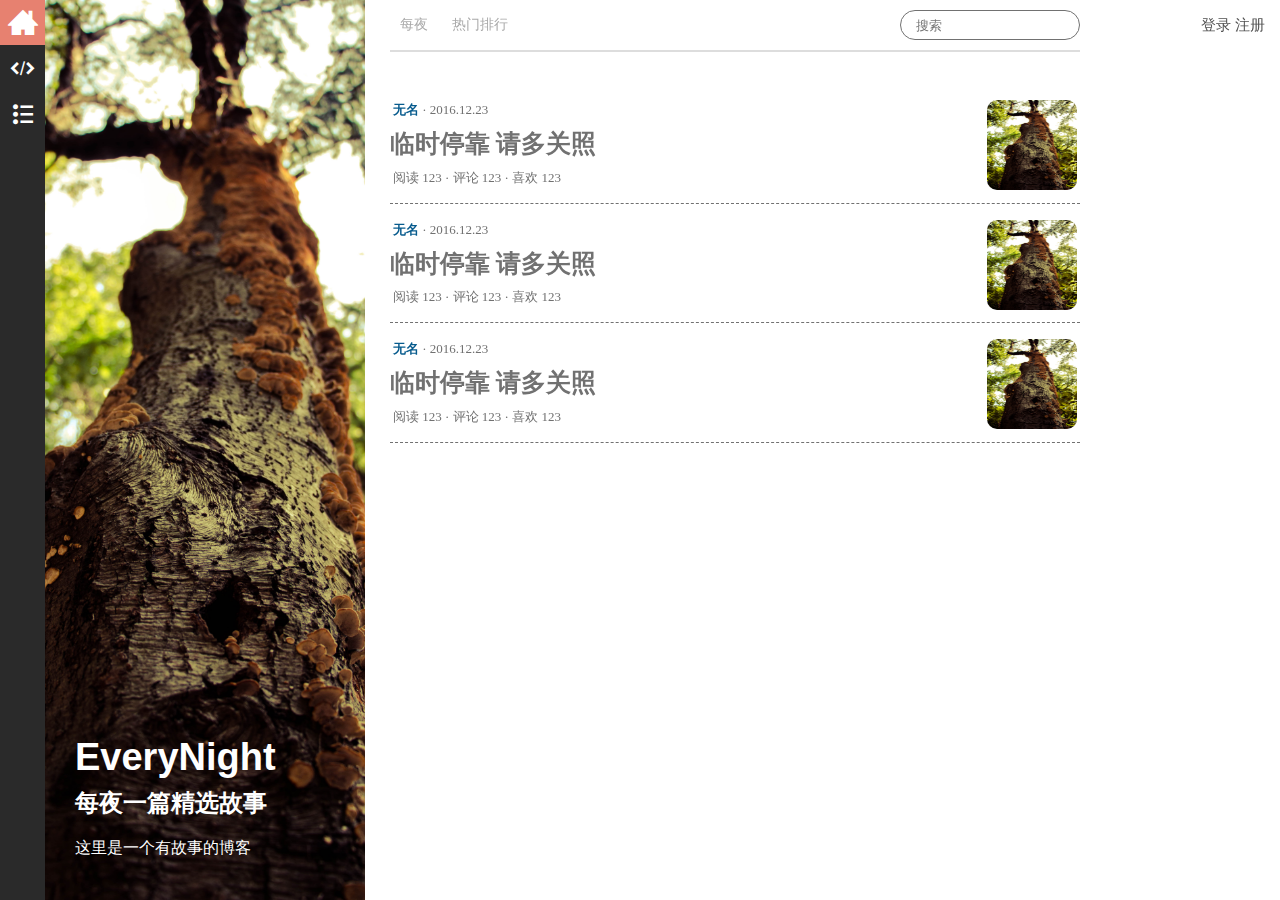
<file: index.html>
<!DOCTYPE html>
<html lang="en">
<head>
	<meta charset="UTF-8">
	<title>EveryNight</title>
	<link rel="stylesheet" href="css\index.css">
</head>
<body>
	<div class="wrap" >
		<div class="sidebar">
			<div class="sidebar-menu">
				<a href="#" class="sidebar-item sidebar-item-home">
					<span class="sidebar-btn"></span>
				</a>
				<a href="#" class="sidebar-item sidebar-item-demo">
					<span class="sidebar-btn"></span>
				</a>
				<a href="#" class="sidebar-item sidebar-item-list">
					<span class="sidebar-btn"></span>
				</a>
			</div>
			<div class="sidebar-set">
				<a href="#" class="sidebar-item ">
					<span class="sidebar-btn"></span>
				</a>
			</div>
		</div>
		<div class="navbar">
			<div class="navbar-user">
				<a href="" class="login-btn">登录</a>
				<a href="" class="login-btn">注册</a>
			</div>
		</div>
		<div class="content">
			<div class="box-left">
				<div class="box-title">
					<h1>EveryNight</h1>
					<h3>每夜一篇精选故事</h3>
					<p>这里是一个有故事的博客</p>
				</div>
			</div>
			<div class="content-main">
				<div class="content-search">
					<a href="" class="search-item">每夜</a>
					<a href="" class="search-item">热门排行</a>
					<input type="search" placeholder="搜索" class="search-btn">
					<hr/>
				</div>
				<div class="content-hot"></div>
				<div class="content-list">
					<div class="list-item">
						<a href="#"><img src=".\res\bg.jpg" alt=""></a>
						<p class="list-item-top">
							<a href="#">无名</a>
							<span> · </span>
							<span>2016.12.23</span>
						</p>
						<h4 class="list-item-title">
							<a href="#">临时停靠 请多关照</a>
						</h4>
						<div class="list-item-bottom">
							<span>阅读 123</span>
							<span>·</span>
							<a href="#">评论 123</a>
							<span>·</span>
							<span>喜欢 123</span>
						</div>
						<hr/>
					</div>
					<div class="list-item">
						<a href="#"><img src=".\res\bg.jpg" alt=""></a>
						<p class="list-item-top">
							<a href="#">无名</a>
							<span> · </span>
							<span>2016.12.23</span>
						</p>
						<h4 class="list-item-title">
							<a href="#">临时停靠 请多关照</a>
						</h4>
						<div class="list-item-bottom">
							<span>阅读 123</span>
							<span>·</span>
							<a href="#">评论 123</a>
							<span>·</span>
							<span>喜欢 123</span>
						</div>
						<hr/>
					</div>
					<div class="list-item">
						<a href="#"><img src=".\res\bg.jpg" alt=""></a>
						<p class="list-item-top">
							<a href="#">无名</a>
							<span> · </span>
							<span>2016.12.23</span>
						</p>
						<h4 class="list-item-title">
							<a href="#">临时停靠 请多关照</a>
						</h4>
						<div class="list-item-bottom">
							<span>阅读 123</span>
							<span>·</span>
							<a href="#">评论 123</a>
							<span>·</span>
							<span>喜欢 123</span>
						</div>
						<hr/>
					</div>
				</div>
			</div>
		</div>
		<div class="footer"></div>
	</div>
</body>
</html>
</file>
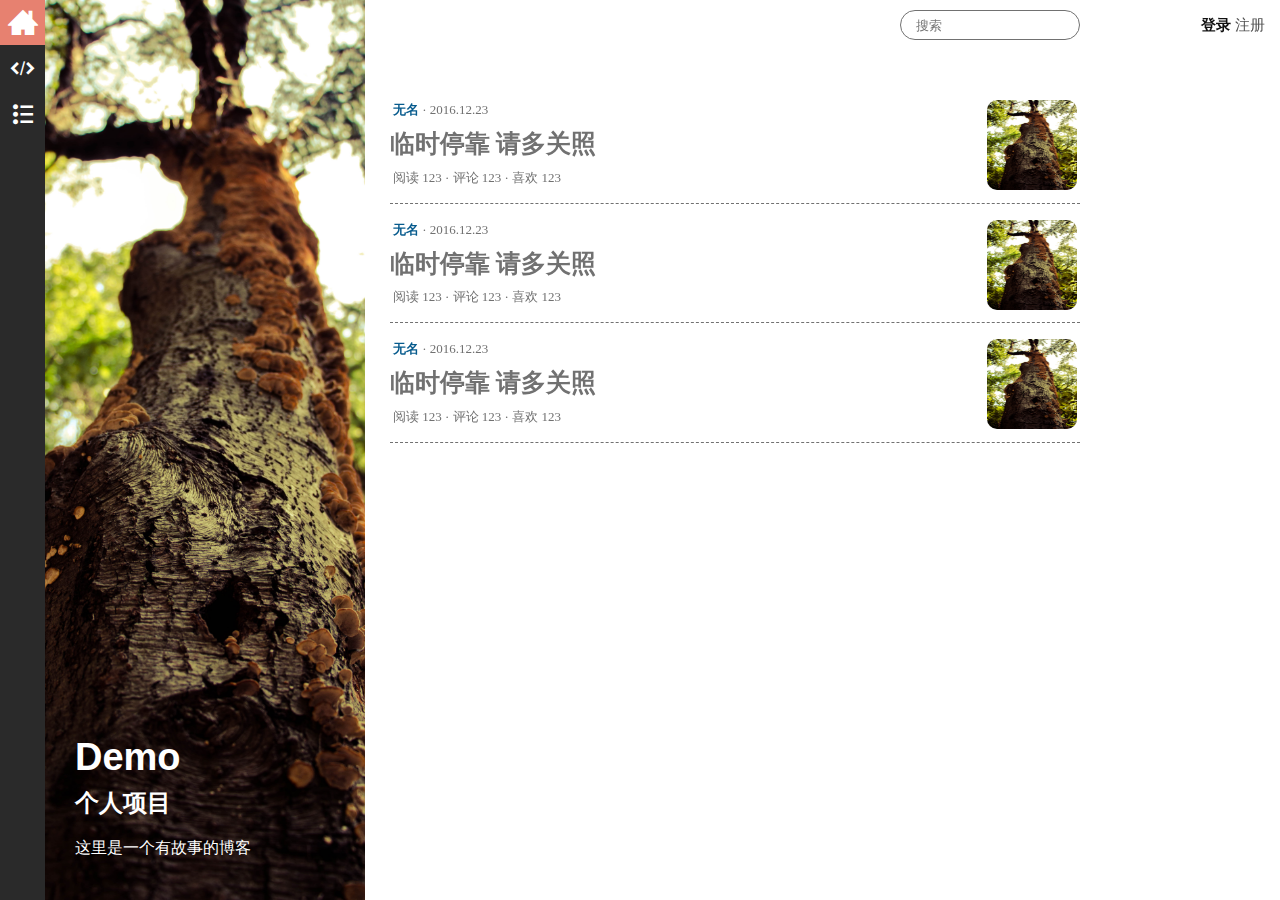
<file: page/demo.html>
<!DOCTYPE html>
<html lang="en">
<head>
	<meta charset="UTF-8">
	<title>EveryNight - demo</title>
	<link rel="stylesheet" href="..\css\index.css">
</head>
<body>
	<div class="wrap" >
		<div class="sidebar">
			<div class="sidebar-menu">
				<a href="#" class="sidebar-item sidebar-item-home">
					<span class="sidebar-btn"></span>
				</a>
				<a href="#" class="sidebar-item sidebar-item-demo">
					<span class="sidebar-btn"></span>
				</a>
				<a href="#" class="sidebar-item sidebar-item-list">
					<span class="sidebar-btn"></span>
				</a>
			</div>
			<div class="sidebar-set">
				<a href="#" class="sidebar-item ">
					<span class="sidebar-btn"></span>
				</a>
			</div>
		</div>
		<div class="navbar">
			<div class="navbar-user">
				<a href="" class="login-btn active">登录</a>
				<a href="" class="login-btn">注册</a>
			</div>
		</div>
		<div class="content">
			<div class="box-left">
				<div class="box-title">
					<h1>Demo</h1>
					<h3>个人项目</h3>
					<p>这里是一个有故事的博客</p>
				</div>
			</div>
			<div class="content-main">
				<div class="content-search">
					<input type="search" placeholder="搜索" class="search-btn">
					<hr/>
				</div>
				<div class="content-hot"></div>
				<div class="content-list">
					<div class="list-item">
						<a href="#"><img src="..\res\bg.jpg" alt=""></a>
						<p class="list-item-top">
							<a href="#">无名</a>
							<span> · </span>
							<span>2016.12.23</span>
						</p>
						<h4 class="list-item-title">
							<a href="#">临时停靠 请多关照</a>
						</h4>
						<div class="list-item-bottom">
							<span>阅读 123</span>
							<span>·</span>
							<a href="#">评论 123</a>
							<span>·</span>
							<span>喜欢 123</span>
						</div>
						<hr/>
					</div>
					<div class="list-item">
						<a href="#"><img src="..\res\bg.jpg" alt=""></a>
						<p class="list-item-top">
							<a href="#">无名</a>
							<span> · </span>
							<span>2016.12.23</span>
						</p>
						<h4 class="list-item-title">
							<a href="#">临时停靠 请多关照</a>
						</h4>
						<div class="list-item-bottom">
							<span>阅读 123</span>
							<span>·</span>
							<a href="#">评论 123</a>
							<span>·</span>
							<span>喜欢 123</span>
						</div>
						<hr/>
					</div>
					<div class="list-item">
						<a href="#"><img src="..\res\bg.jpg" alt=""></a>
						<p class="list-item-top">
							<a href="#">无名</a>
							<span> · </span>
							<span>2016.12.23</span>
						</p>
						<h4 class="list-item-title">
							<a href="#">临时停靠 请多关照</a>
						</h4>
						<div class="list-item-bottom">
							<span>阅读 123</span>
							<span>·</span>
							<a href="#">评论 123</a>
							<span>·</span>
							<span>喜欢 123</span>
						</div>
						<hr/>
					</div>
				</div>
			</div>
		</div>
		<div class="footer"></div>
	</div>
</body>
</html>
</file>
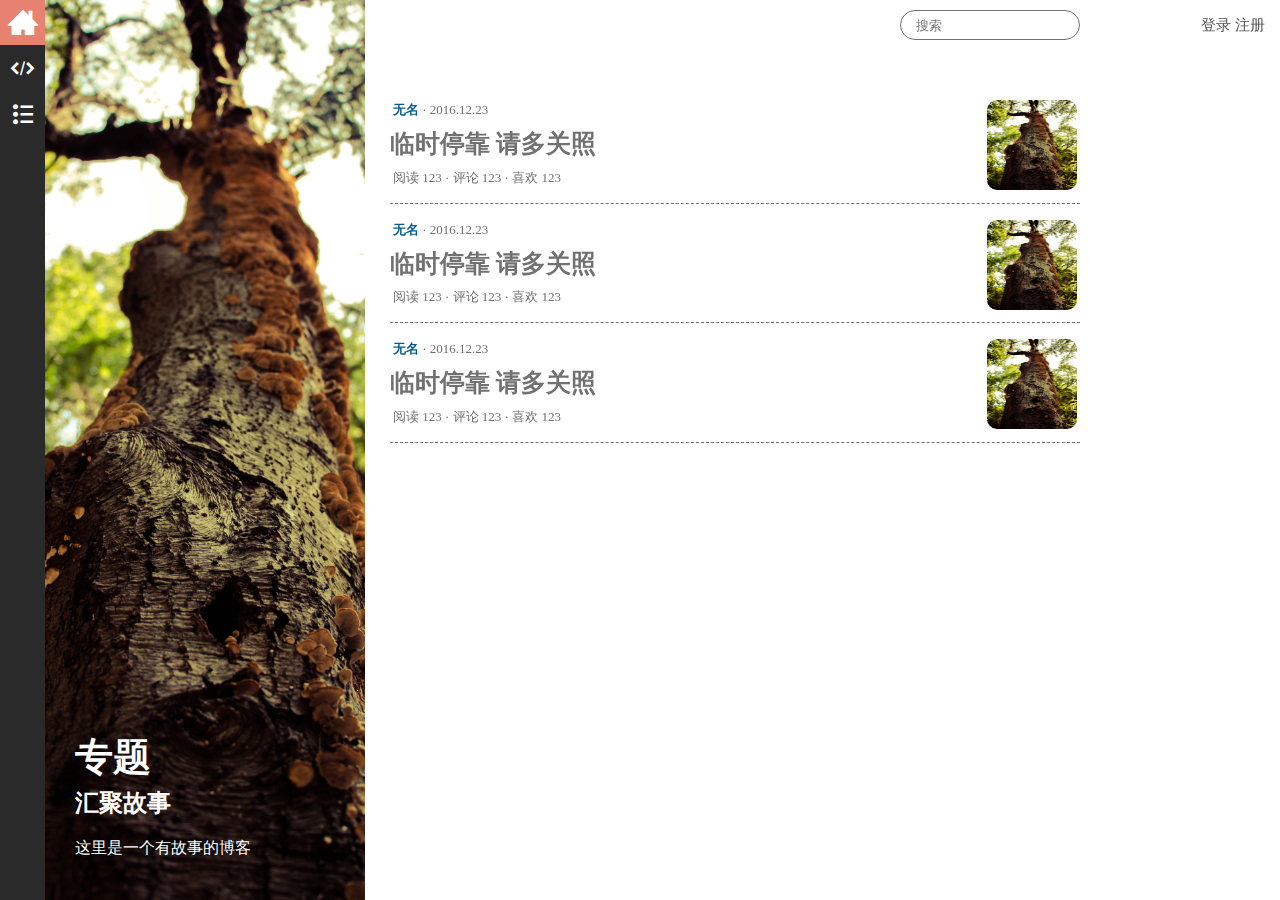
<file: page/list.html>
<!DOCTYPE html>
<html lang="en">
<head>
	<meta charset="UTF-8">
	<title>EveryNight - demo</title>
	<link rel="stylesheet" href="..\css\index.css">
</head>
<body>
	<div class="wrap" >
		<div class="sidebar">
			<div class="sidebar-menu">
				<a href="#" class="sidebar-item sidebar-item-home">
					<span class="sidebar-btn"></span>
				</a>
				<a href="#" class="sidebar-item sidebar-item-demo">
					<span class="sidebar-btn"></span>
				</a>
				<a href="#" class="sidebar-item sidebar-item-list">
					<span class="sidebar-btn"></span>
				</a>
			</div>
			<div class="sidebar-set">
				<a href="#" class="sidebar-item ">
					<span class="sidebar-btn"></span>
				</a>
			</div>
		</div>
		<div class="navbar">
			<div class="navbar-user">
				<a href="" class="login-btn">登录</a>
				<a href="" class="login-btn">注册</a>
			</div>
		</div>
		<div class="content">
			<div class="box-left">
				<div class="box-title">
					<h1>专题</h1>
					<h3>汇聚故事</h3>
					<p>这里是一个有故事的博客</p>
				</div>
			</div>
			<div class="content-main">
				<div class="content-search">
					<input type="search" placeholder="搜索" class="search-btn">
					<hr/>
				</div>
				<div class="content-hot"></div>
				<div class="content-list">
					<div class="list-item">
						<a href="#"><img src="..\res\bg.jpg" alt=""></a>
						<p class="list-item-top">
							<a href="#">无名</a>
							<span> · </span>
							<span>2016.12.23</span>
						</p>
						<h4 class="list-item-title">
							<a href="#">临时停靠 请多关照</a>
						</h4>
						<div class="list-item-bottom">
							<span>阅读 123</span>
							<span>·</span>
							<a href="#">评论 123</a>
							<span>·</span>
							<span>喜欢 123</span>
						</div>
						<hr/>
					</div>
					<div class="list-item">
						<a href="#"><img src="..\res\bg.jpg" alt=""></a>
						<p class="list-item-top">
							<a href="#">无名</a>
							<span> · </span>
							<span>2016.12.23</span>
						</p>
						<h4 class="list-item-title">
							<a href="#">临时停靠 请多关照</a>
						</h4>
						<div class="list-item-bottom">
							<span>阅读 123</span>
							<span>·</span>
							<a href="#">评论 123</a>
							<span>·</span>
							<span>喜欢 123</span>
						</div>
						<hr/>
					</div>
					<div class="list-item">
						<a href="#"><img src="..\res\bg.jpg" alt=""></a>
						<p class="list-item-top">
							<a href="#">无名</a>
							<span> · </span>
							<span>2016.12.23</span>
						</p>
						<h4 class="list-item-title">
							<a href="#">临时停靠 请多关照</a>
						</h4>
						<div class="list-item-bottom">
							<span>阅读 123</span>
							<span>·</span>
							<a href="#">评论 123</a>
							<span>·</span>
							<span>喜欢 123</span>
						</div>
						<hr/>
					</div>
				</div>
			</div>
		</div>
		<div class="footer"></div>
	</div>
</body>
</html>
</file>
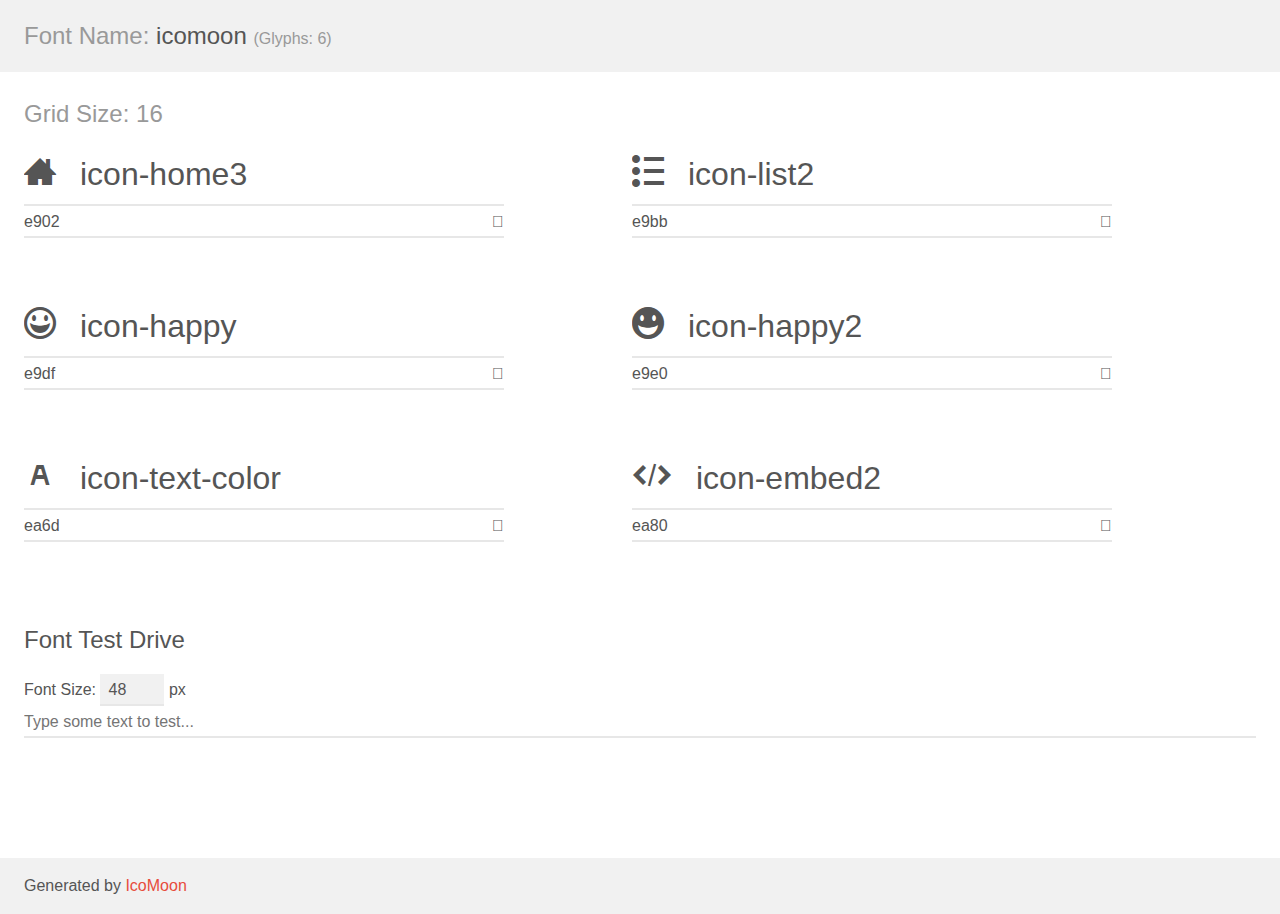
<file: res/icomoon (2)/demo.html>
<!doctype html>
<html>
<head>
    <meta charset="utf-8">
    <title>IcoMoon Demo</title>
    <meta name="description" content="An Icon Font Generated By IcoMoon.io">
    <meta name="viewport" content="width=device-width, initial-scale=1">
    <link rel="stylesheet" href="demo-files/demo.css">
    <link rel="stylesheet" href="style.css"></head>
<body>
    <div class="bgc1 clearfix">
        <h1 class="mhmm mvm"><span class="fgc1">Font Name:</span> icomoon <small class="fgc1">(Glyphs:&nbsp;6)</small></h1>
    </div>
    <div class="clearfix mhl ptl">
        <h1 class="mvm mtn fgc1">Grid Size: 16</h1>
        <div class="glyph fs1">
            <div class="clearfix bshadow0 pbs">
                <span class="icon-home3">
                
                </span>
                <span class="mls"> icon-home3</span>
            </div>
            <fieldset class="fs0 size1of1 clearfix hidden-false">
                <input type="text" readonly value="e902" class="unit size1of2" />
                <input type="text" maxlength="1" readonly value="&#xe902;" class="unitRight size1of2 talign-right" />
            </fieldset>
            <div class="fs0 bshadow0 clearfix hidden-true">
                <span class="unit pvs fgc1">liga: </span>
                <input type="text" readonly value="home3, house3" class="liga unitRight" />
            </div>
        </div>
        <div class="glyph fs1">
            <div class="clearfix bshadow0 pbs">
                <span class="icon-list2">
                
                </span>
                <span class="mls"> icon-list2</span>
            </div>
            <fieldset class="fs0 size1of1 clearfix hidden-false">
                <input type="text" readonly value="e9bb" class="unit size1of2" />
                <input type="text" maxlength="1" readonly value="&#xe9bb;" class="unitRight size1of2 talign-right" />
            </fieldset>
            <div class="fs0 bshadow0 clearfix hidden-true">
                <span class="unit pvs fgc1">liga: </span>
                <input type="text" readonly value="list2, todo2" class="liga unitRight" />
            </div>
        </div>
        <div class="glyph fs1">
            <div class="clearfix bshadow0 pbs">
                <span class="icon-happy">
                
                </span>
                <span class="mls"> icon-happy</span>
            </div>
            <fieldset class="fs0 size1of1 clearfix hidden-false">
                <input type="text" readonly value="e9df" class="unit size1of2" />
                <input type="text" maxlength="1" readonly value="&#xe9df;" class="unitRight size1of2 talign-right" />
            </fieldset>
            <div class="fs0 bshadow0 clearfix hidden-true">
                <span class="unit pvs fgc1">liga: </span>
                <input type="text" readonly value="happy, emoticon" class="liga unitRight" />
            </div>
        </div>
        <div class="glyph fs1">
            <div class="clearfix bshadow0 pbs">
                <span class="icon-happy2">
                
                </span>
                <span class="mls"> icon-happy2</span>
            </div>
            <fieldset class="fs0 size1of1 clearfix hidden-false">
                <input type="text" readonly value="e9e0" class="unit size1of2" />
                <input type="text" maxlength="1" readonly value="&#xe9e0;" class="unitRight size1of2 talign-right" />
            </fieldset>
            <div class="fs0 bshadow0 clearfix hidden-true">
                <span class="unit pvs fgc1">liga: </span>
                <input type="text" readonly value="happy2, emoticon2" class="liga unitRight" />
            </div>
        </div>
        <div class="glyph fs1">
            <div class="clearfix bshadow0 pbs">
                <span class="icon-text-color">
                
                </span>
                <span class="mls"> icon-text-color</span>
            </div>
            <fieldset class="fs0 size1of1 clearfix hidden-false">
                <input type="text" readonly value="ea6d" class="unit size1of2" />
                <input type="text" maxlength="1" readonly value="&#xea6d;" class="unitRight size1of2 talign-right" />
            </fieldset>
            <div class="fs0 bshadow0 clearfix hidden-true">
                <span class="unit pvs fgc1">liga: </span>
                <input type="text" readonly value="text-color, wysiwyg15" class="liga unitRight" />
            </div>
        </div>
        <div class="glyph fs1">
            <div class="clearfix bshadow0 pbs">
                <span class="icon-embed2">
                
                </span>
                <span class="mls"> icon-embed2</span>
            </div>
            <fieldset class="fs0 size1of1 clearfix hidden-false">
                <input type="text" readonly value="ea80" class="unit size1of2" />
                <input type="text" maxlength="1" readonly value="&#xea80;" class="unitRight size1of2 talign-right" />
            </fieldset>
            <div class="fs0 bshadow0 clearfix hidden-true">
                <span class="unit pvs fgc1">liga: </span>
                <input type="text" readonly value="embed2, code2" class="liga unitRight" />
            </div>
        </div>
    </div>

    <!--[if gt IE 8]><!-->
    <div class="mhl clearfix mbl">
        <h1>Font Test Drive</h1>
        <label>
            Font Size: <input id="fontSize" type="number" class="textbox0 mbm"
            min="8" value="48" />
            px
        </label>
        <input id="testText" type="text" class="phl size1of1 mvl"
        placeholder="Type some text to test..." value=""/>
        <div id="testDrive" class="icon-">&nbsp;
        </div>
    </div>
    <!--<![endif]-->
    <div class="bgc1 clearfix">
        <p class="mhl">Generated by <a href="https://icomoon.io/app">IcoMoon</a></p>
    </div>

    <script src="demo-files/demo.js"></script>
</body>
</html>
</file>
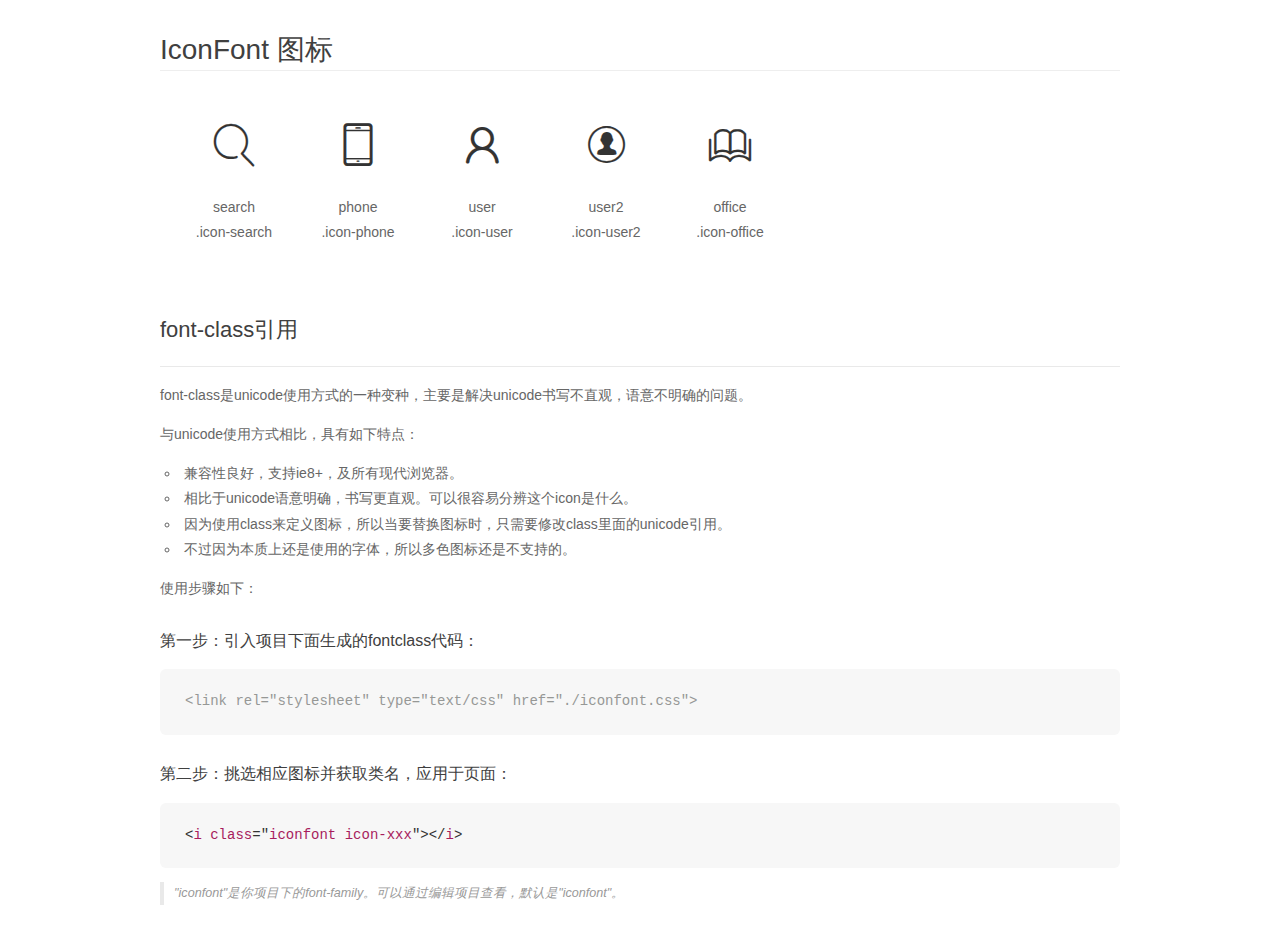
<file: res/download/font_dcvbdhzwhuvm42t9/demo_fontclass.html>
<!DOCTYPE html>
<html>
<head>
    <meta charset="utf-8"/>
    <title>IconFont</title>
    <link rel="stylesheet" href="demo.css">
    <link rel="stylesheet" href="iconfont.css">
</head>
<body>
    <div class="main markdown">
        <h1>IconFont 图标</h1>
        <ul class="icon_lists clear">
            
                <li>
                <i class="icon iconfont icon-search"></i>
                    <div class="name">search</div>
                    <div class="fontclass">.icon-search</div>
                </li>
            
                <li>
                <i class="icon iconfont icon-phone"></i>
                    <div class="name">phone</div>
                    <div class="fontclass">.icon-phone</div>
                </li>
            
                <li>
                <i class="icon iconfont icon-user"></i>
                    <div class="name">user</div>
                    <div class="fontclass">.icon-user</div>
                </li>
            
                <li>
                <i class="icon iconfont icon-user2"></i>
                    <div class="name">user2</div>
                    <div class="fontclass">.icon-user2</div>
                </li>
            
                <li>
                <i class="icon iconfont icon-office"></i>
                    <div class="name">office</div>
                    <div class="fontclass">.icon-office</div>
                </li>
            
        </ul>

        <h2 id="font-class-">font-class引用</h2>
        <hr>

        <p>font-class是unicode使用方式的一种变种，主要是解决unicode书写不直观，语意不明确的问题。</p>
        <p>与unicode使用方式相比，具有如下特点：</p>
        <ul>
        <li>兼容性良好，支持ie8+，及所有现代浏览器。</li>
        <li>相比于unicode语意明确，书写更直观。可以很容易分辨这个icon是什么。</li>
        <li>因为使用class来定义图标，所以当要替换图标时，只需要修改class里面的unicode引用。</li>
        <li>不过因为本质上还是使用的字体，所以多色图标还是不支持的。</li>
        </ul>
        <p>使用步骤如下：</p>
        <h3 id="-fontclass-">第一步：引入项目下面生成的fontclass代码：</h3>


        <pre><code class="lang-js hljs javascript"><span class="hljs-comment">&lt;link rel="stylesheet" type="text/css" href="./iconfont.css"&gt;</span></code></pre>
        <h3 id="-">第二步：挑选相应图标并获取类名，应用于页面：</h3>
        <pre><code class="lang-css hljs">&lt;<span class="hljs-selector-tag">i</span> <span class="hljs-selector-tag">class</span>="<span class="hljs-selector-tag">iconfont</span> <span class="hljs-selector-tag">icon-xxx</span>"&gt;&lt;/<span class="hljs-selector-tag">i</span>&gt;</code></pre>
        <blockquote>
        <p>"iconfont"是你项目下的font-family。可以通过编辑项目查看，默认是"iconfont"。</p>
        </blockquote>
    </div>
</body>
</html>
</file>
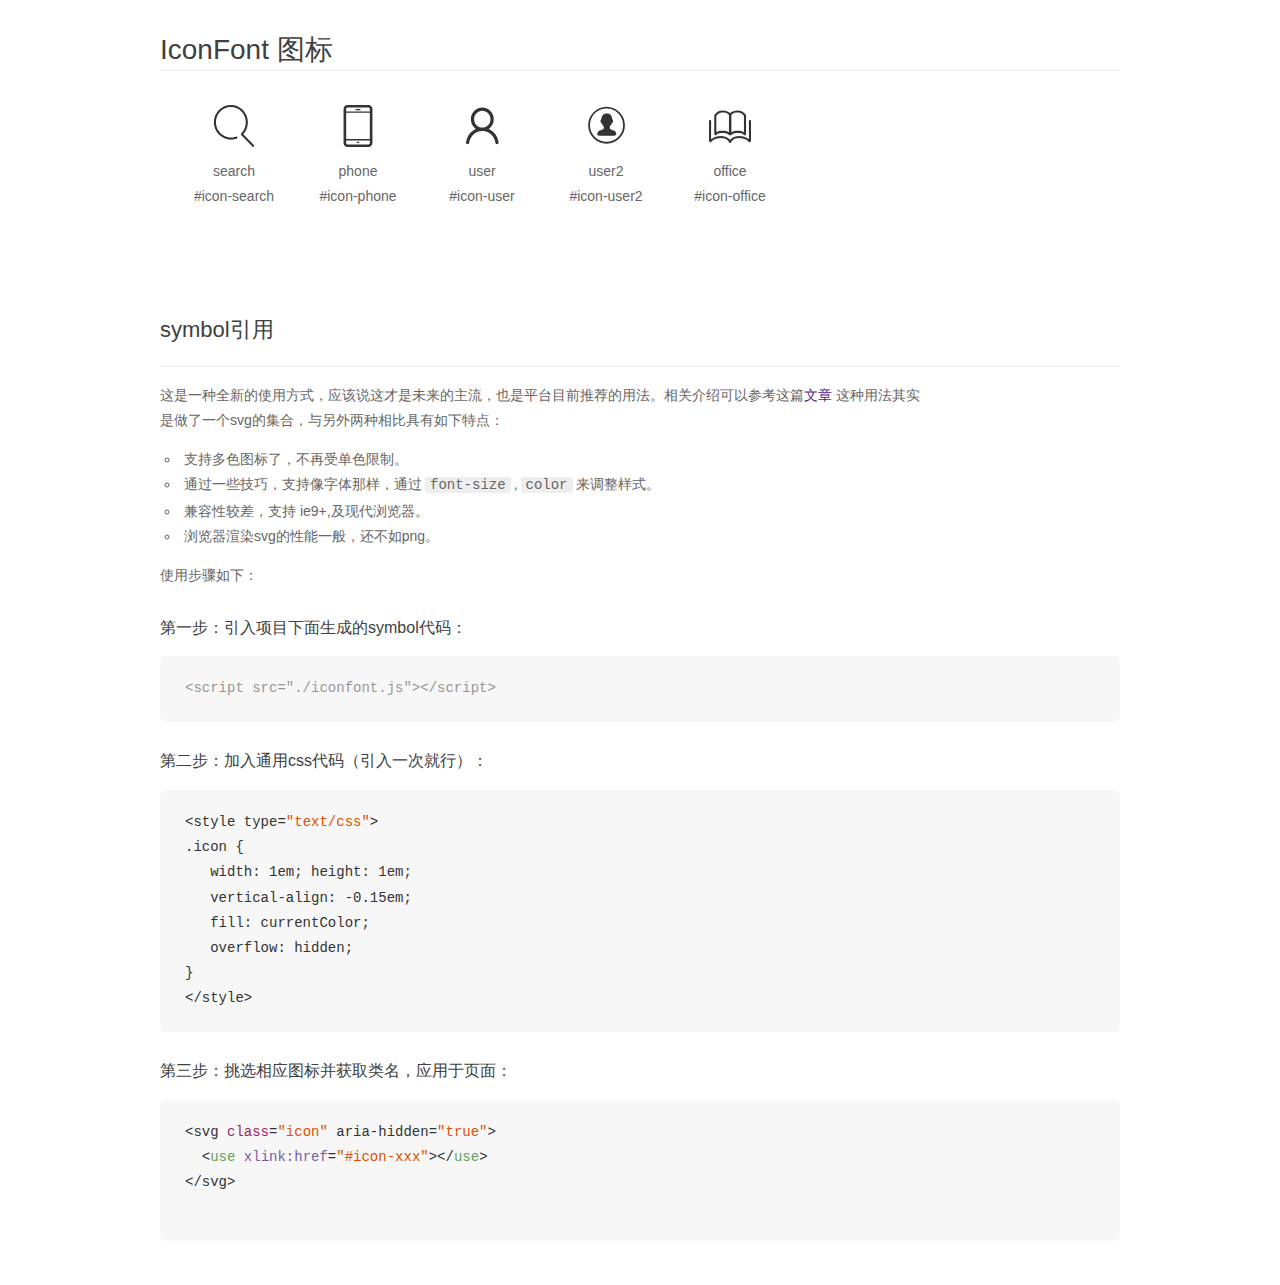
<file: res/download/font_dcvbdhzwhuvm42t9/demo_symbol.html>
<!DOCTYPE html>
<html>
<head>
    <meta charset="utf-8"/>
    <title>IconFont</title>
    <link rel="stylesheet" href="demo.css">
    <script src="iconfont.js"></script>

    <style type="text/css">
        .icon {
          /* 通过设置 font-size 来改变图标大小 */
          width: 1em; height: 1em;
          /* 图标和文字相邻时，垂直对齐 */
          vertical-align: -0.15em;
          /* 通过设置 color 来改变 SVG 的颜色/fill */
          fill: currentColor;
          /* path 和 stroke 溢出 viewBox 部分在 IE 下会显示
             normalize.css 中也包含这行 */
          overflow: hidden;
        }

    </style>
</head>
<body>
    <div class="main markdown">
        <h1>IconFont 图标</h1>
        <ul class="icon_lists clear">
            
                <li>
                    <svg class="icon" aria-hidden="true">
                        <use xlink:href="#icon-search"></use>
                    </svg>
                    <div class="name">search</div>
                    <div class="fontclass">#icon-search</div>
                </li>
            
                <li>
                    <svg class="icon" aria-hidden="true">
                        <use xlink:href="#icon-phone"></use>
                    </svg>
                    <div class="name">phone</div>
                    <div class="fontclass">#icon-phone</div>
                </li>
            
                <li>
                    <svg class="icon" aria-hidden="true">
                        <use xlink:href="#icon-user"></use>
                    </svg>
                    <div class="name">user</div>
                    <div class="fontclass">#icon-user</div>
                </li>
            
                <li>
                    <svg class="icon" aria-hidden="true">
                        <use xlink:href="#icon-user2"></use>
                    </svg>
                    <div class="name">user2</div>
                    <div class="fontclass">#icon-user2</div>
                </li>
            
                <li>
                    <svg class="icon" aria-hidden="true">
                        <use xlink:href="#icon-office"></use>
                    </svg>
                    <div class="name">office</div>
                    <div class="fontclass">#icon-office</div>
                </li>
            
        </ul>


        <h2 id="symbol-">symbol引用</h2>
        <hr>

        <p>这是一种全新的使用方式，应该说这才是未来的主流，也是平台目前推荐的用法。相关介绍可以参考这篇<a href="">文章</a>
        这种用法其实是做了一个svg的集合，与另外两种相比具有如下特点：</p>
        <ul>
          <li>支持多色图标了，不再受单色限制。</li>
          <li>通过一些技巧，支持像字体那样，通过<code>font-size</code>,<code>color</code>来调整样式。</li>
          <li>兼容性较差，支持 ie9+,及现代浏览器。</li>
          <li>浏览器渲染svg的性能一般，还不如png。</li>
        </ul>
        <p>使用步骤如下：</p>
        <h3 id="-symbol-">第一步：引入项目下面生成的symbol代码：</h3>
        <pre><code class="lang-js hljs javascript"><span class="hljs-comment">&lt;script src="./iconfont.js"&gt;&lt;/script&gt;</span></code></pre>
        <h3 id="-css-">第二步：加入通用css代码（引入一次就行）：</h3>
        <pre><code class="lang-js hljs javascript">&lt;style type=<span class="hljs-string">"text/css"</span>&gt;
.icon {
   width: <span class="hljs-number">1</span>em; height: <span class="hljs-number">1</span>em;
   vertical-align: <span class="hljs-number">-0.15</span>em;
   fill: currentColor;
   overflow: hidden;
}
&lt;<span class="hljs-regexp">/style&gt;</span></code></pre>
        <h3 id="-">第三步：挑选相应图标并获取类名，应用于页面：</h3>
        <pre><code class="lang-js hljs javascript">&lt;svg <span class="hljs-class"><span class="hljs-keyword">class</span></span>=<span class="hljs-string">"icon"</span> aria-hidden=<span class="hljs-string">"true"</span>&gt;<span class="xml"><span class="hljs-tag">
  &lt;<span class="hljs-name">use</span> <span class="hljs-attr">xlink:href</span>=<span class="hljs-string">"#icon-xxx"</span>&gt;</span><span class="hljs-tag">&lt;/<span class="hljs-name">use</span>&gt;</span>
</span>&lt;<span class="hljs-regexp">/svg&gt;
        </span></code></pre>
    </div>
</body>
</html>
</file>
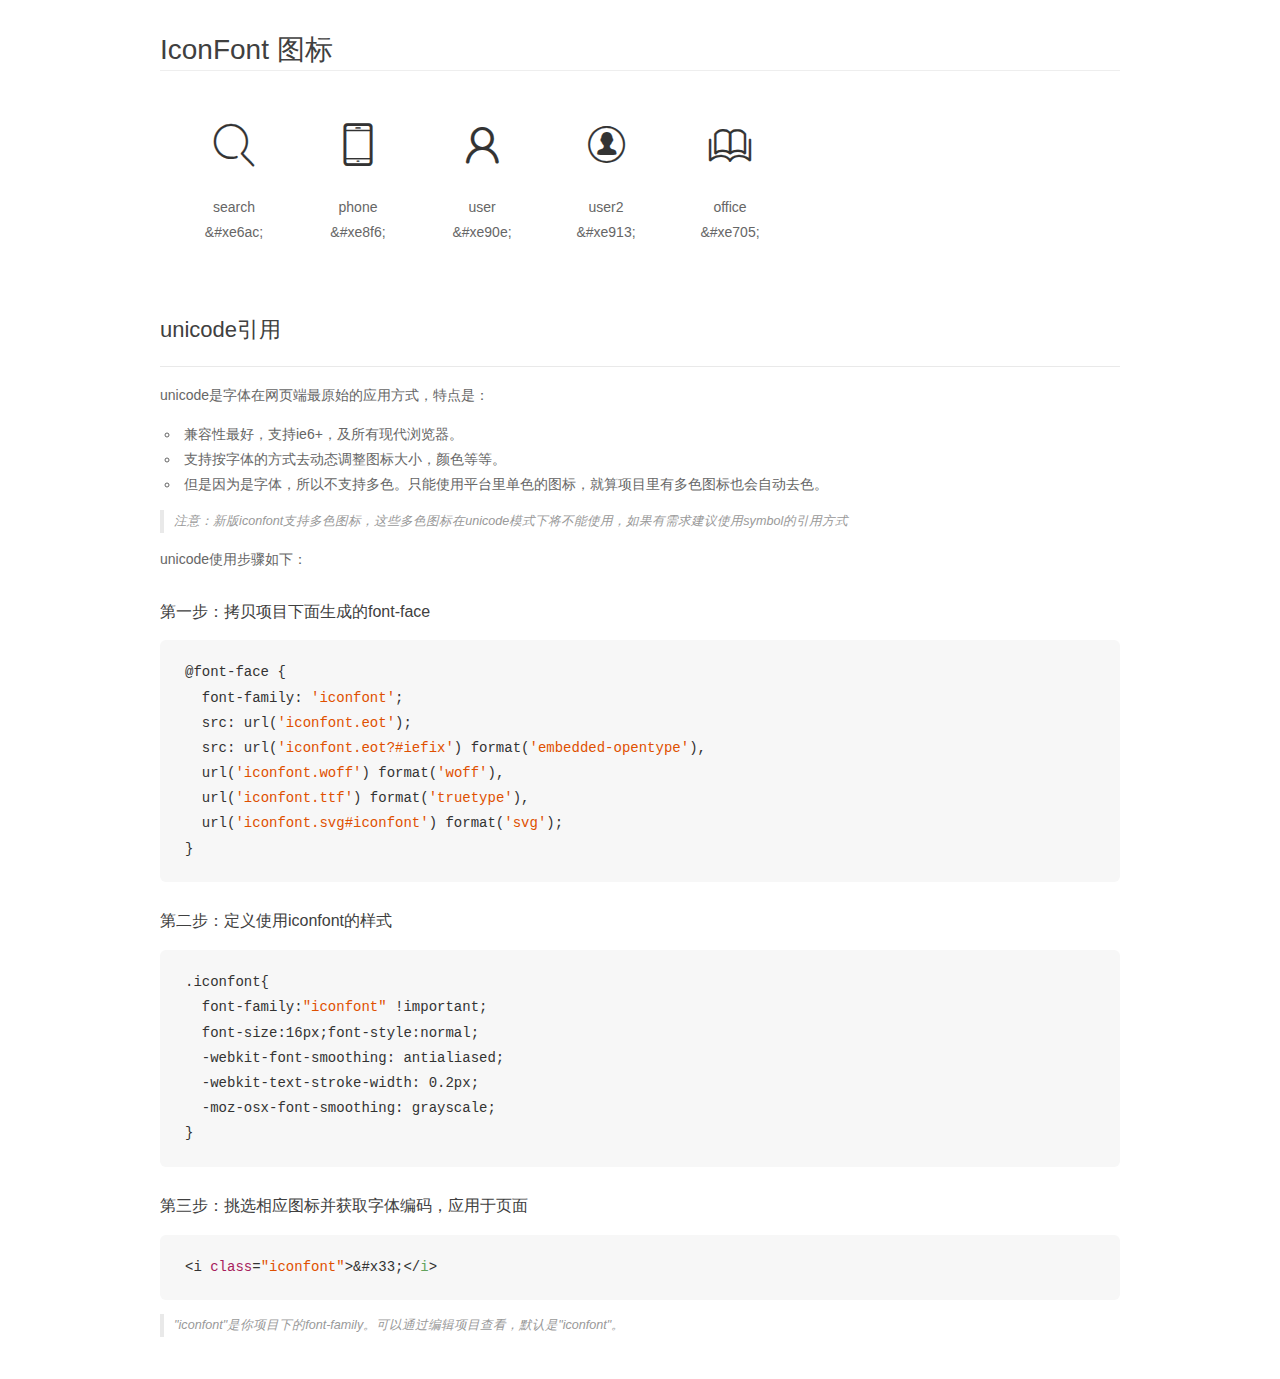
<file: res/download/font_dcvbdhzwhuvm42t9/demo_unicode.html>
<!DOCTYPE html>
<html>
<head>
    <meta charset="utf-8"/>
    <title>IconFont</title>
    <link rel="stylesheet" href="demo.css">

    <style type="text/css">

        @font-face {font-family: "iconfont";
          src: url('iconfont.eot'); /* IE9*/
          src: url('iconfont.eot#iefix') format('embedded-opentype'), /* IE6-IE8 */
          url('iconfont.woff') format('woff'), /* chrome, firefox */
          url('iconfont.ttf') format('truetype'), /* chrome, firefox, opera, Safari, Android, iOS 4.2+*/
          url('iconfont.svg#iconfont') format('svg'); /* iOS 4.1- */
        }

        .iconfont {
          font-family:"iconfont" !important;
          font-size:16px;
          font-style:normal;
          -webkit-font-smoothing: antialiased;
          -webkit-text-stroke-width: 0.2px;
          -moz-osx-font-smoothing: grayscale;
        }

    </style>
</head>
<body>
    <div class="main markdown">
        <h1>IconFont 图标</h1>
        <ul class="icon_lists clear">
            
                <li>
                <i class="icon iconfont">&#xe6ac;</i>
                    <div class="name">search</div>
                    <div class="code">&amp;#xe6ac;</div>
                </li>
            
                <li>
                <i class="icon iconfont">&#xe8f6;</i>
                    <div class="name">phone</div>
                    <div class="code">&amp;#xe8f6;</div>
                </li>
            
                <li>
                <i class="icon iconfont">&#xe90e;</i>
                    <div class="name">user</div>
                    <div class="code">&amp;#xe90e;</div>
                </li>
            
                <li>
                <i class="icon iconfont">&#xe913;</i>
                    <div class="name">user2</div>
                    <div class="code">&amp;#xe913;</div>
                </li>
            
                <li>
                <i class="icon iconfont">&#xe705;</i>
                    <div class="name">office</div>
                    <div class="code">&amp;#xe705;</div>
                </li>
            
        </ul>
        <h2 id="unicode-">unicode引用</h2>
        <hr>

        <p>unicode是字体在网页端最原始的应用方式，特点是：</p>
        <ul>
        <li>兼容性最好，支持ie6+，及所有现代浏览器。</li>
        <li>支持按字体的方式去动态调整图标大小，颜色等等。</li>
        <li>但是因为是字体，所以不支持多色。只能使用平台里单色的图标，就算项目里有多色图标也会自动去色。</li>
        </ul>
        <blockquote>
        <p>注意：新版iconfont支持多色图标，这些多色图标在unicode模式下将不能使用，如果有需求建议使用symbol的引用方式</p>
        </blockquote>
        <p>unicode使用步骤如下：</p>
        <h3 id="-font-face">第一步：拷贝项目下面生成的font-face</h3>
        <pre><code class="lang-js hljs javascript">@font-face {
  font-family: <span class="hljs-string">'iconfont'</span>;
  src: url(<span class="hljs-string">'iconfont.eot'</span>);
  src: url(<span class="hljs-string">'iconfont.eot?#iefix'</span>) format(<span class="hljs-string">'embedded-opentype'</span>),
  url(<span class="hljs-string">'iconfont.woff'</span>) format(<span class="hljs-string">'woff'</span>),
  url(<span class="hljs-string">'iconfont.ttf'</span>) format(<span class="hljs-string">'truetype'</span>),
  url(<span class="hljs-string">'iconfont.svg#iconfont'</span>) format(<span class="hljs-string">'svg'</span>);
}
</code></pre>
        <h3 id="-iconfont-">第二步：定义使用iconfont的样式</h3>
        <pre><code class="lang-js hljs javascript">.iconfont{
  font-family:<span class="hljs-string">"iconfont"</span> !important;
  font-size:<span class="hljs-number">16</span>px;font-style:normal;
  -webkit-font-smoothing: antialiased;
  -webkit-text-stroke-width: <span class="hljs-number">0.2</span>px;
  -moz-osx-font-smoothing: grayscale;
}
</code></pre>
        <h3 id="-">第三步：挑选相应图标并获取字体编码，应用于页面</h3>
        <pre><code class="lang-js hljs javascript">&lt;i <span class="hljs-class"><span class="hljs-keyword">class</span></span>=<span class="hljs-string">"iconfont"</span>&gt;&amp;#x33;<span class="xml"><span class="hljs-tag">&lt;/<span class="hljs-name">i</span>&gt;</span></span></code></pre>

        <blockquote>
        <p>"iconfont"是你项目下的font-family。可以通过编辑项目查看，默认是"iconfont"。</p>
        </blockquote>
    </div>


</body>
</html>
</file>
<file: res/icomoon (2)/demo-files/demo.css>
body {
  padding: 0;
  margin: 0;
  font-family: sans-serif;
  font-size: 1em;
  line-height: 1.5;
  color: #555;
  background: #fff;
}
h1 {
  font-size: 1.5em;
  font-weight: normal;
}
small {
  font-size: .66666667em;
}
a {
  color: #e74c3c;
  text-decoration: none;
}
a:hover, a:focus {
  box-shadow: 0 1px #e74c3c;
}
.bshadow0, input {
  box-shadow: inset 0 -2px #e7e7e7;
}
input:hover {
  box-shadow: inset 0 -2px #ccc;
}
input, fieldset {
  font-family: sans-serif;
  font-size: 1em;
  margin: 0;
  padding: 0;
  border: 0;
}
input {
  color: inherit;
  line-height: 1.5;
  height: 1.5em;
  padding: .25em 0;
}
input:focus {
  outline: none;
  box-shadow: inset 0 -2px #449fdb;
}
.glyph {
  font-size: 16px;
  width: 15em;
  padding-bottom: 1em;
  margin-right: 4em;
  margin-bottom: 1em;
  float: left;
  overflow: hidden;
}
.liga {
  width: 80%;
  width: calc(100% - 2.5em);
}
.talign-right {
  text-align: right;
}
.talign-center {
  text-align: center;
}
.bgc1 {
  background: #f1f1f1;
}
.fgc1 {
  color: #999;
}
.fgc0 {
  color: #000;
}
p {
  margin-top: 1em;
  margin-bottom: 1em;
}
.mvm {
  margin-top: .75em;
  margin-bottom: .75em;
}
.mtn {
  margin-top: 0;
}
.mtl, .mal {
  margin-top: 1.5em;
}
.mbl, .mal {
  margin-bottom: 1.5em;
}
.mal, .mhl {
  margin-left: 1.5em;
  margin-right: 1.5em;
}
.mhmm {
  margin-left: 1em;
  margin-right: 1em;
}
.mls {
  margin-left: .25em;
}
.ptl {
  padding-top: 1.5em;
}
.pbs, .pvs {
  padding-bottom: .25em;
}
.pvs, .pts {
  padding-top: .25em;
}
.unit {
  float: left;
}
.unitRight {
  float: right;
}
.size1of2 {
  width: 50%;
}
.size1of1 {
  width: 100%;
}
.clearfix:before, .clearfix:after {
  content: " ";
  display: table;
}
.clearfix:after {
  clear: both;
}
.hidden-true {
  display: none;
}
.textbox0 {
  width: 3em;
  background: #f1f1f1;
  padding: .25em .5em;
  line-height: 1.5;
  height: 1.5em;
}
#testDrive {
  display: block;
  padding-top: 24px;
  line-height: 1.5;
}
.fs0 {
  font-size: 16px;
}
.fs1 {
  font-size: 32px;
}
</file>
<file: res/icomoon (2)/style.css>
@font-face {
  font-family: 'icomoon';
  src:  url('fonts/icomoon.eot?f9vxj8');
  src:  url('fonts/icomoon.eot?f9vxj8#iefix') format('embedded-opentype'),
    url('fonts/icomoon.ttf?f9vxj8') format('truetype'),
    url('fonts/icomoon.woff?f9vxj8') format('woff'),
    url('fonts/icomoon.svg?f9vxj8#icomoon') format('svg');
  font-weight: normal;
  font-style: normal;
}

[class^="icon-"], [class*=" icon-"] {
  /* use !important to prevent issues with browser extensions that change fonts */
  font-family: 'icomoon' !important;
  speak: none;
  font-style: normal;
  font-weight: normal;
  font-variant: normal;
  text-transform: none;
  line-height: 1;

  /* Better Font Rendering =========== */
  -webkit-font-smoothing: antialiased;
  -moz-osx-font-smoothing: grayscale;
}

.icon-home3:before {
  content: "\e902";
}
.icon-list2:before {
  content: "\e9bb";
}
.icon-happy:before {
  content: "\e9df";
}
.icon-happy2:before {
  content: "\e9e0";
}
.icon-text-color:before {
  content: "\ea6d";
}
.icon-embed2:before {
  content: "\ea80";
}
</file>
<file: res/download/font_dcvbdhzwhuvm42t9/iconfont.css>
@font-face {font-family: "iconfont";
  src: url('iconfont.eot?t=1481440364612'); /* IE9*/
  src: url('iconfont.eot?t=1481440364612#iefix') format('embedded-opentype'), /* IE6-IE8 */
  url('iconfont.woff?t=1481440364612') format('woff'), /* chrome, firefox */
  url('iconfont.ttf?t=1481440364612') format('truetype'), /* chrome, firefox, opera, Safari, Android, iOS 4.2+*/
  url('iconfont.svg?t=1481440364612#iconfont') format('svg'); /* iOS 4.1- */
}

.iconfont {
  font-family:"iconfont" !important;
  font-size:16px;
  font-style:normal;
  -webkit-font-smoothing: antialiased;
  -webkit-text-stroke-width: 0.2px;
  -moz-osx-font-smoothing: grayscale;
}

.icon-search:before { content: "\e6ac"; }

.icon-phone:before { content: "\e8f6"; }

.icon-user:before { content: "\e90e"; }

.icon-user2:before { content: "\e913"; }

.icon-office:before { content: "\e705"; }
</file>
<file: res/download/font_dcvbdhzwhuvm42t9/demo.css>
*{margin: 0;padding: 0;list-style: none;}
/*
KISSY CSS Reset
理念：1. reset 的目的不是清除浏览器的默认样式，这仅是部分工作。清除和重置是紧密不可分的。
2. reset 的目的不是让默认样式在所有浏览器下一致，而是减少默认样式有可能带来的问题。
3. reset 期望提供一套普适通用的基础样式。但没有银弹，推荐根据具体需求，裁剪和修改后再使用。
特色：1. 适应中文；2. 基于最新主流浏览器。
维护：玉伯<lifesinger@gmail.com>, 正淳<ragecarrier@gmail.com>
 */

/** 清除内外边距 **/
body, h1, h2, h3, h4, h5, h6, hr, p, blockquote, /* structural elements 结构元素 */
dl, dt, dd, ul, ol, li, /* list elements 列表元素 */
pre, /* text formatting elements 文本格式元素 */
form, fieldset, legend, button, input, textarea, /* form elements 表单元素 */
th, td /* table elements 表格元素 */ {
  margin: 0;
  padding: 0;
}

/** 设置默认字体 **/
body,
button, input, select, textarea /* for ie */ {
  font: 12px/1.5 tahoma, arial, \5b8b\4f53, sans-serif;
}
h1, h2, h3, h4, h5, h6 { font-size: 100%; }
address, cite, dfn, em, var { font-style: normal; } /* 将斜体扶正 */
code, kbd, pre, samp { font-family: courier new, courier, monospace; } /* 统一等宽字体 */
small { font-size: 12px; } /* 小于 12px 的中文很难阅读，让 small 正常化 */

/** 重置列表元素 **/
ul, ol { list-style: none; }

/** 重置文本格式元素 **/
a { text-decoration: none; }
a:hover { text-decoration: underline; }


/** 重置表单元素 **/
legend { color: #000; } /* for ie6 */
fieldset, img { border: 0; } /* img 搭车：让链接里的 img 无边框 */
button, input, select, textarea { font-size: 100%; } /* 使得表单元素在 ie 下能继承字体大小 */
/* 注：optgroup 无法扶正 */

/** 重置表格元素 **/
table { border-collapse: collapse; border-spacing: 0; }

/* 清除浮动 */
.ks-clear:after, .clear:after {
  content: '\20';
  display: block;
  height: 0;
  clear: both;
}
.ks-clear, .clear {
  *zoom: 1;
}

.main {
  padding: 30px 100px;
width: 960px;
margin: 0 auto;
}
.main h1{font-size:36px; color:#333; text-align:left;margin-bottom:30px; border-bottom: 1px solid #eee;}

.helps{margin-top:40px;}
.helps pre{
  padding:20px;
  margin:10px 0;
  border:solid 1px #e7e1cd;
  background-color: #fffdef;
  overflow: auto;
}

.icon_lists{
  width: 100% !important;

}

.icon_lists li{
  float:left;
  width: 100px;
  height:180px;
  text-align: center;
  list-style: none !important;
}
.icon_lists .icon{
  font-size: 42px;
  line-height: 100px;
  margin: 10px 0;
  color:#333;
  -webkit-transition: font-size 0.25s ease-out 0s;
  -moz-transition: font-size 0.25s ease-out 0s;
  transition: font-size 0.25s ease-out 0s;

}
.icon_lists .icon:hover{
  font-size: 100px;
}



.markdown {
  color: #666;
  font-size: 14px;
  line-height: 1.8;
}

.highlight {
  line-height: 1.5;
}

.markdown img {
  vertical-align: middle;
  max-width: 100%;
}

.markdown h1 {
  color: #404040;
  font-weight: 500;
  line-height: 40px;
  margin-bottom: 24px;
}

.markdown h2,
.markdown h3,
.markdown h4,
.markdown h5,
.markdown h6 {
  color: #404040;
  margin: 1.6em 0 0.6em 0;
  font-weight: 500;
  clear: both;
}

.markdown h1 {
  font-size: 28px;
}

.markdown h2 {
  font-size: 22px;
}

.markdown h3 {
  font-size: 16px;
}

.markdown h4 {
  font-size: 14px;
}

.markdown h5 {
  font-size: 12px;
}

.markdown h6 {
  font-size: 12px;
}

.markdown hr {
  height: 1px;
  border: 0;
  background: #e9e9e9;
  margin: 16px 0;
  clear: both;
}

.markdown p,
.markdown pre {
  margin: 1em 0;
}

.markdown > p,
.markdown > blockquote,
.markdown > .highlight,
.markdown > ol,
.markdown > ul {
  width: 80%;
}

.markdown ul > li {
  list-style: circle;
}

.markdown > ul li,
.markdown blockquote ul > li {
  margin-left: 20px;
  padding-left: 4px;
}

.markdown > ul li p,
.markdown > ol li p {
  margin: 0.6em 0;
}

.markdown ol > li {
  list-style: decimal;
}

.markdown > ol li,
.markdown blockquote ol > li {
  margin-left: 20px;
  padding-left: 4px;
}

.markdown code {
  margin: 0 3px;
  padding: 0 5px;
  background: #eee;
  border-radius: 3px;
}

.markdown pre {
  border-radius: 6px;
  background: #f7f7f7;
  padding: 20px;
}

.markdown pre code {
  border: none;
  background: #f7f7f7;
  margin: 0;
}

.markdown strong,
.markdown b {
  font-weight: 600;
}

.markdown > table {
  border-collapse: collapse;
  border-spacing: 0px;
  empty-cells: show;
  border: 1px solid #e9e9e9;
  width: 95%;
  margin-bottom: 24px;
}

.markdown > table th {
  white-space: nowrap;
  color: #333;
  font-weight: 600;

}

.markdown > table th,
.markdown > table td {
  border: 1px solid #e9e9e9;
  padding: 8px 16px;
  text-align: left;
}

.markdown > table th {
  background: #F7F7F7;
}

.markdown blockquote {
  font-size: 90%;
  color: #999;
  border-left: 4px solid #e9e9e9;
  padding-left: 0.8em;
  margin: 1em 0;
  font-style: italic;
}

.markdown blockquote p {
  margin: 0;
}

.markdown .anchor {
  opacity: 0;
  transition: opacity 0.3s ease;
  margin-left: 8px;
}

.markdown .waiting {
  color: #ccc;
}

.markdown h1:hover .anchor,
.markdown h2:hover .anchor,
.markdown h3:hover .anchor,
.markdown h4:hover .anchor,
.markdown h5:hover .anchor,
.markdown h6:hover .anchor {
  opacity: 1;
  display: inline-block;
}

.markdown > br,
.markdown > p > br {
  clear: both;
}


.hljs {
  display: block;
  background: white;
  padding: 0.5em;
  color: #333333;
  overflow-x: auto;
}

.hljs-comment,
.hljs-meta {
  color: #969896;
}

.hljs-string,
.hljs-variable,
.hljs-template-variable,
.hljs-strong,
.hljs-emphasis,
.hljs-quote {
  color: #df5000;
}

.hljs-keyword,
.hljs-selector-tag,
.hljs-type {
  color: #a71d5d;
}

.hljs-literal,
.hljs-symbol,
.hljs-bullet,
.hljs-attribute {
  color: #0086b3;
}

.hljs-section,
.hljs-name {
  color: #63a35c;
}

.hljs-tag {
  color: #333333;
}

.hljs-title,
.hljs-attr,
.hljs-selector-id,
.hljs-selector-class,
.hljs-selector-attr,
.hljs-selector-pseudo {
  color: #795da3;
}

.hljs-addition {
  color: #55a532;
  background-color: #eaffea;
}

.hljs-deletion {
  color: #bd2c00;
  background-color: #ffecec;
}

.hljs-link {
  text-decoration: underline;
}

pre{
  background: #fff;
}
</file>
